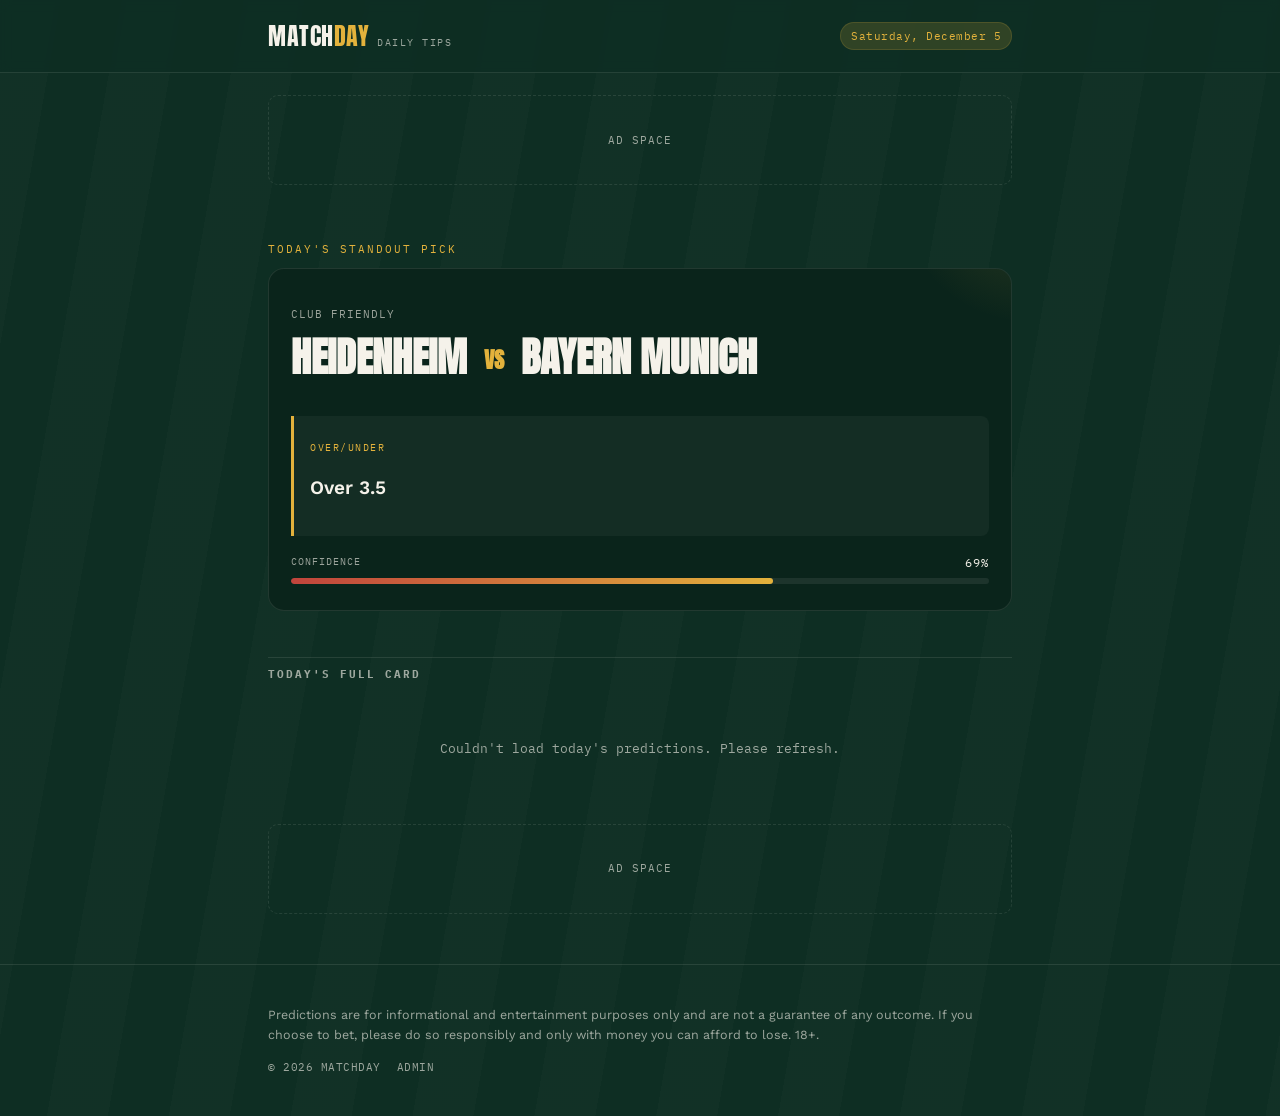
<file: index.html>
<!DOCTYPE html>
<html lang="en">
<head>
<meta charset="UTF-8">
<meta name="viewport" content="width=device-width, initial-scale=1.0">
<title>Matchday — Daily Football Predictions</title>
<meta name="description" content="Daily football predictions and match tips, updated every day.">

<!-- Open Graph -->
<meta property="og:title" content="Matchday — Daily Football Predictions">
<meta property="og:description" content="Daily football predictions and match tips, updated every day.">
<meta property="og:type" content="website">

<link rel="preconnect" href="https://fonts.googleapis.com">
<link rel="preconnect" href="https://fonts.gstatic.com" crossorigin>
<link href="https://fonts.googleapis.com/css2?family=Anton&family=Work+Sans:wght@400;500;600;700&family=IBM+Plex+Mono:wght@400;500&display=swap" rel="stylesheet">
<link rel="stylesheet" href="css/style.css">
</head>
<body>

<header class="site-header">
  <div class="wrap">
    <a href="/" class="brand">
      <span class="brand-mark">Match<span>day</span></span>
      <span class="brand-tag">Daily Tips</span>
    </a>
    <span class="today-pill" id="todayPill">—</span>
  </div>
</header>

<!-- AD: header banner -->
<div class="ad-slot" data-slot="header">
  <div class="ad-slot-inner" id="adHeader"></div>
</div>

<main class="wrap">

  <section class="hero" id="heroSection" hidden>
    <p class="hero-label">Today's Standout Pick</p>
    <div class="hero-card">
      <p class="hero-comp" id="heroComp"></p>
      <h1 class="hero-teams" id="heroTeams"></h1>
      <div class="hero-meta-row" id="heroMeta"></div>
      <div class="hero-pick">
        <p class="hero-pick-label" id="heroTipType">Prediction</p>
        <p class="hero-pick-value" id="heroPickValue"></p>
      </div>
      <div class="meter" id="heroMeter"></div>
    </div>
  </section>

  <h2 class="section-label">Today's Full Card</h2>
  <div class="card-list" id="cardList">
    <p class="empty-state">Loading today's predictions…</p>
  </div>

</main>

<!-- AD: footer banner -->
<div class="ad-slot" data-slot="footer">
  <div class="ad-slot-inner" id="adFooter"></div>
</div>

<footer class="site-footer">
  <div class="wrap">
    <p class="footer-disclaimer">
      Predictions are for informational and entertainment purposes only and are not a guarantee of any outcome.
      If you choose to bet, please do so responsibly and only with money you can afford to lose. 18+.
    </p>
    <div class="footer-links">
      <a href="#" id="footerYear"></a>
      <a href="/admin/">Admin</a>
    </div>
  </div>
</footer>

<script src="js/app.js"></script>
</body>
</html>
</file>
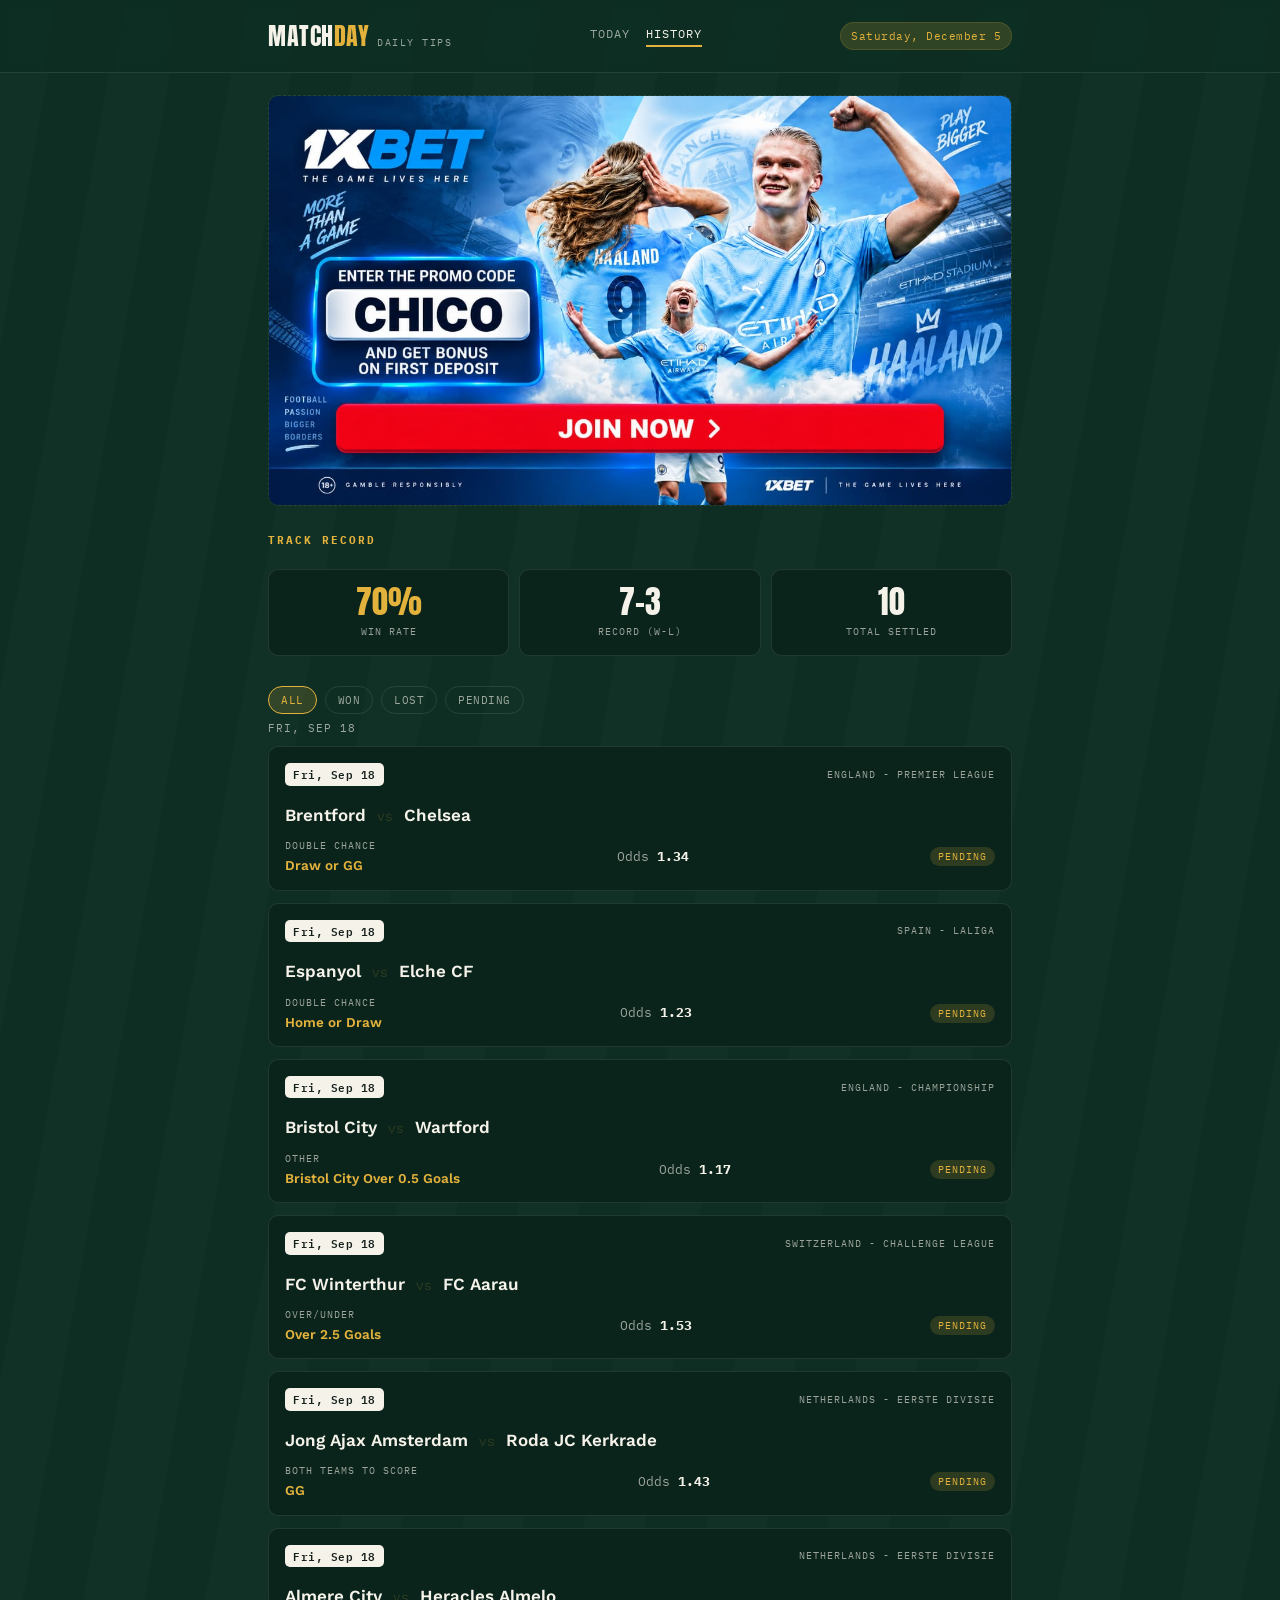
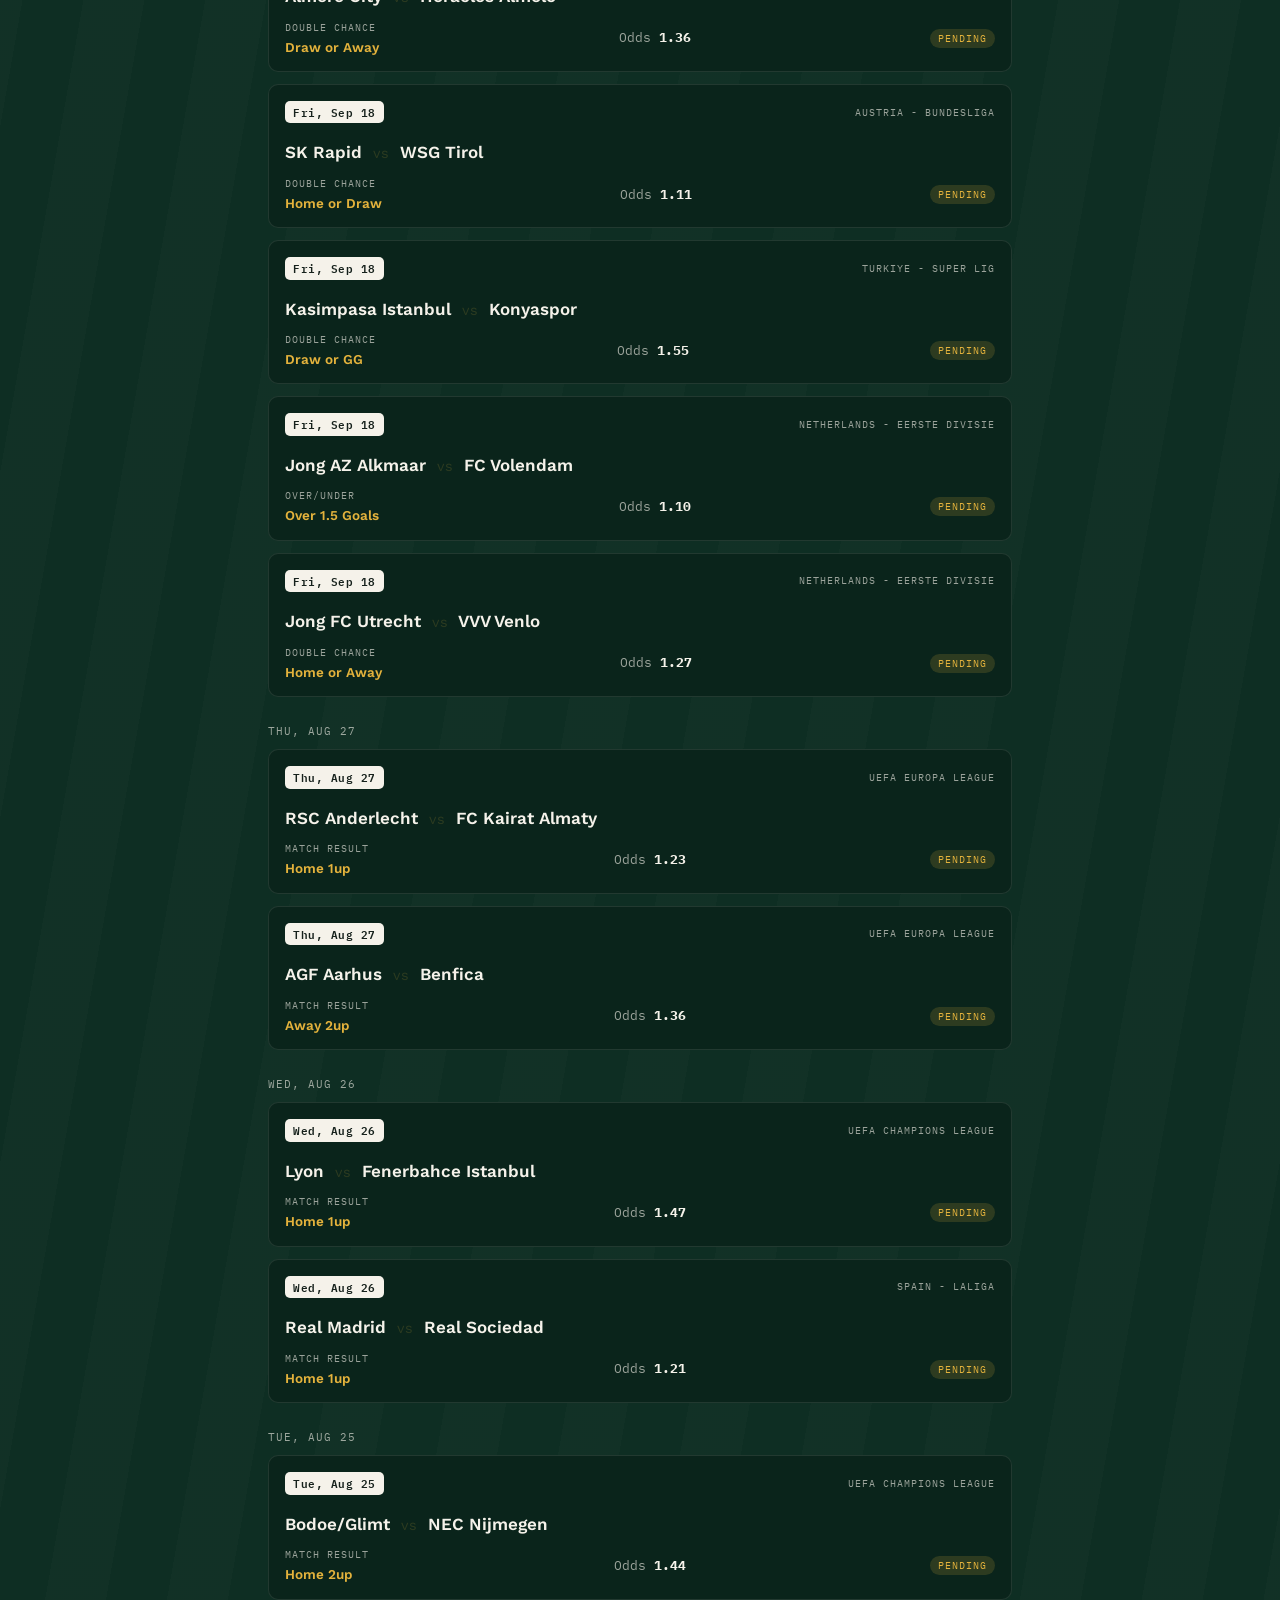
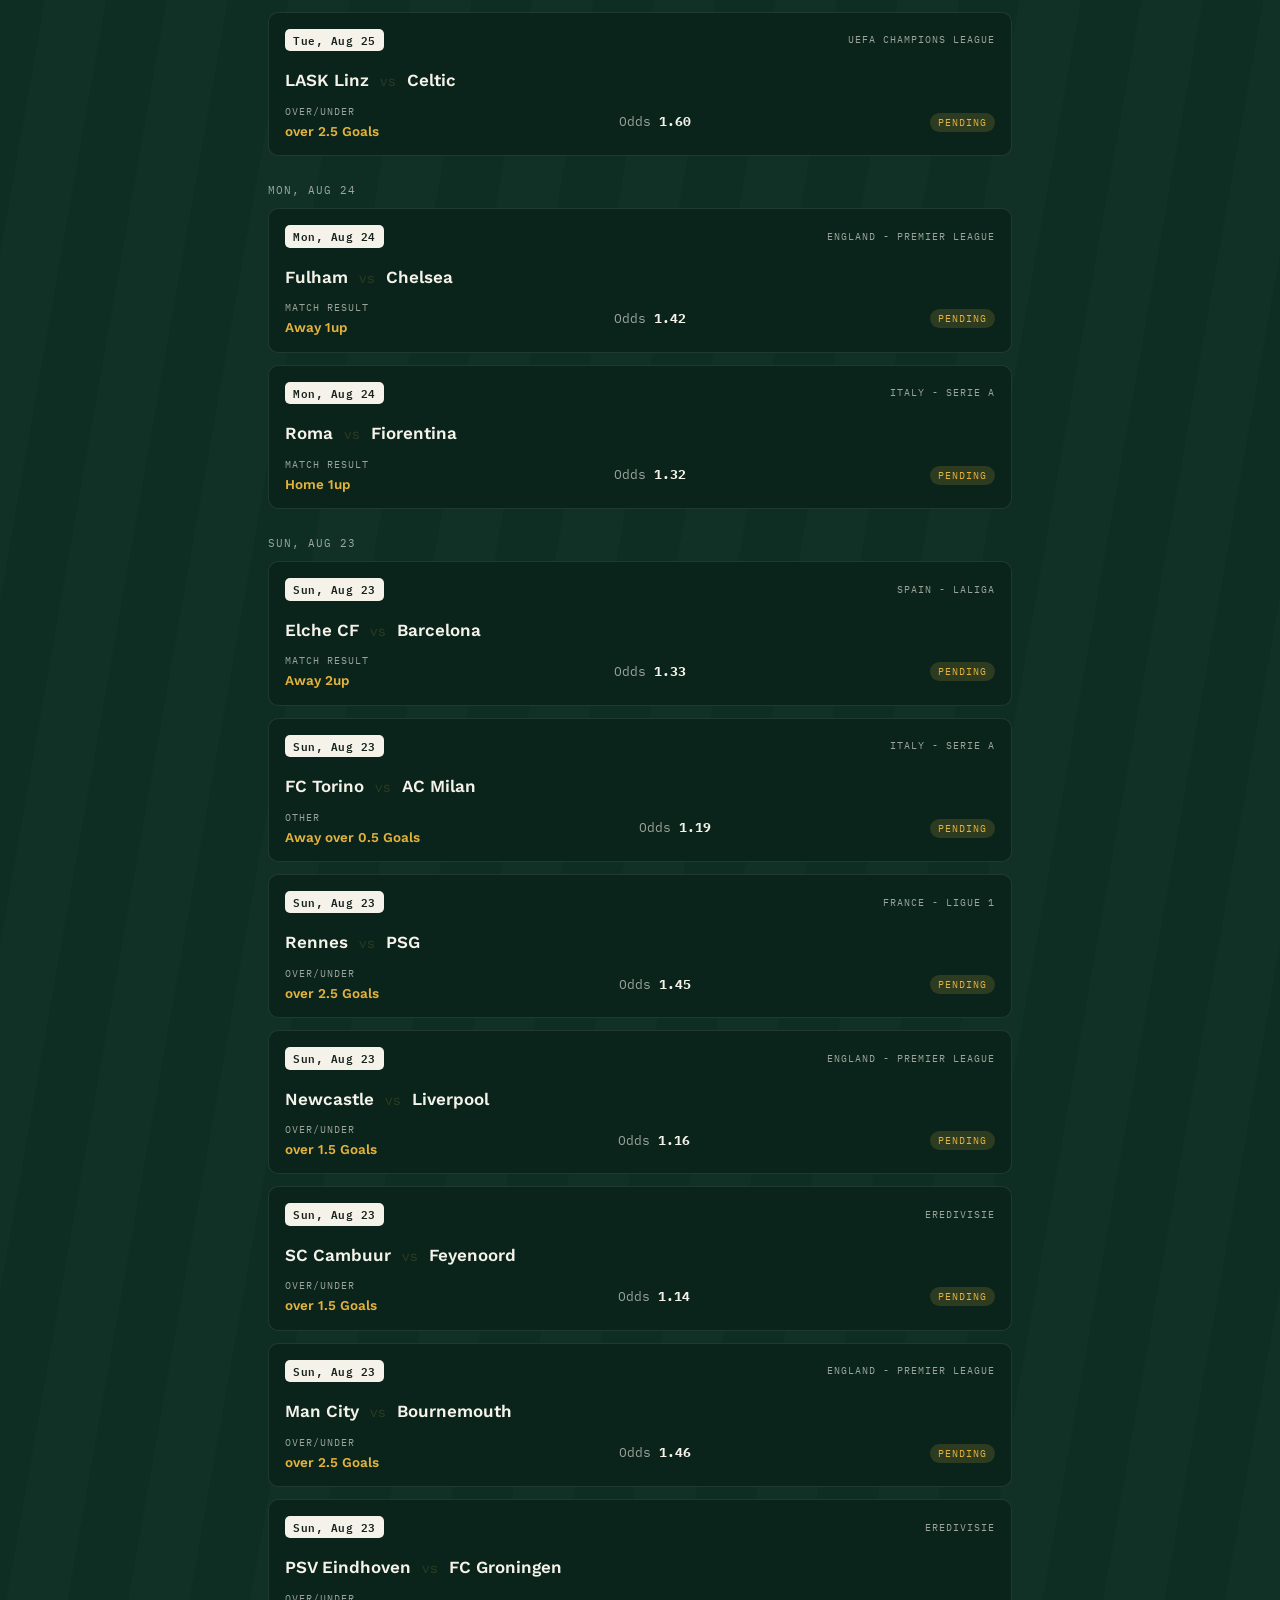
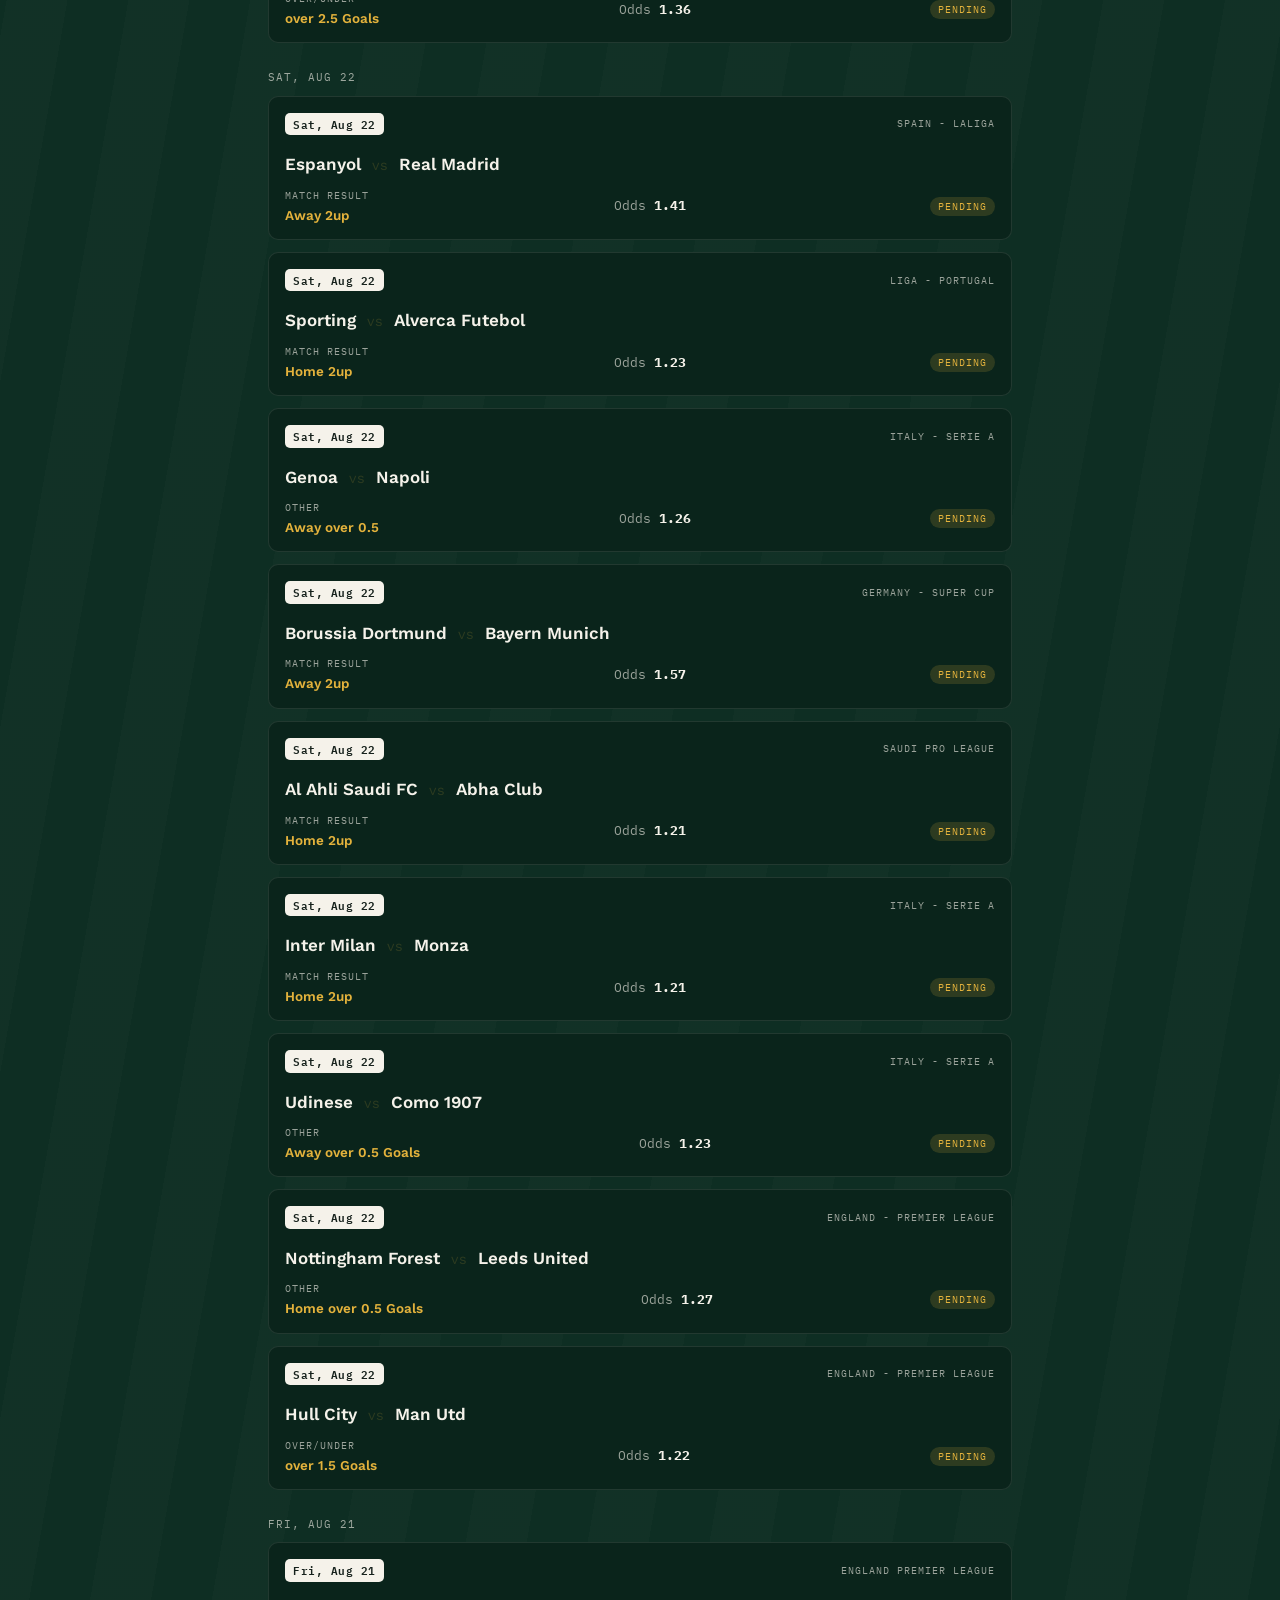
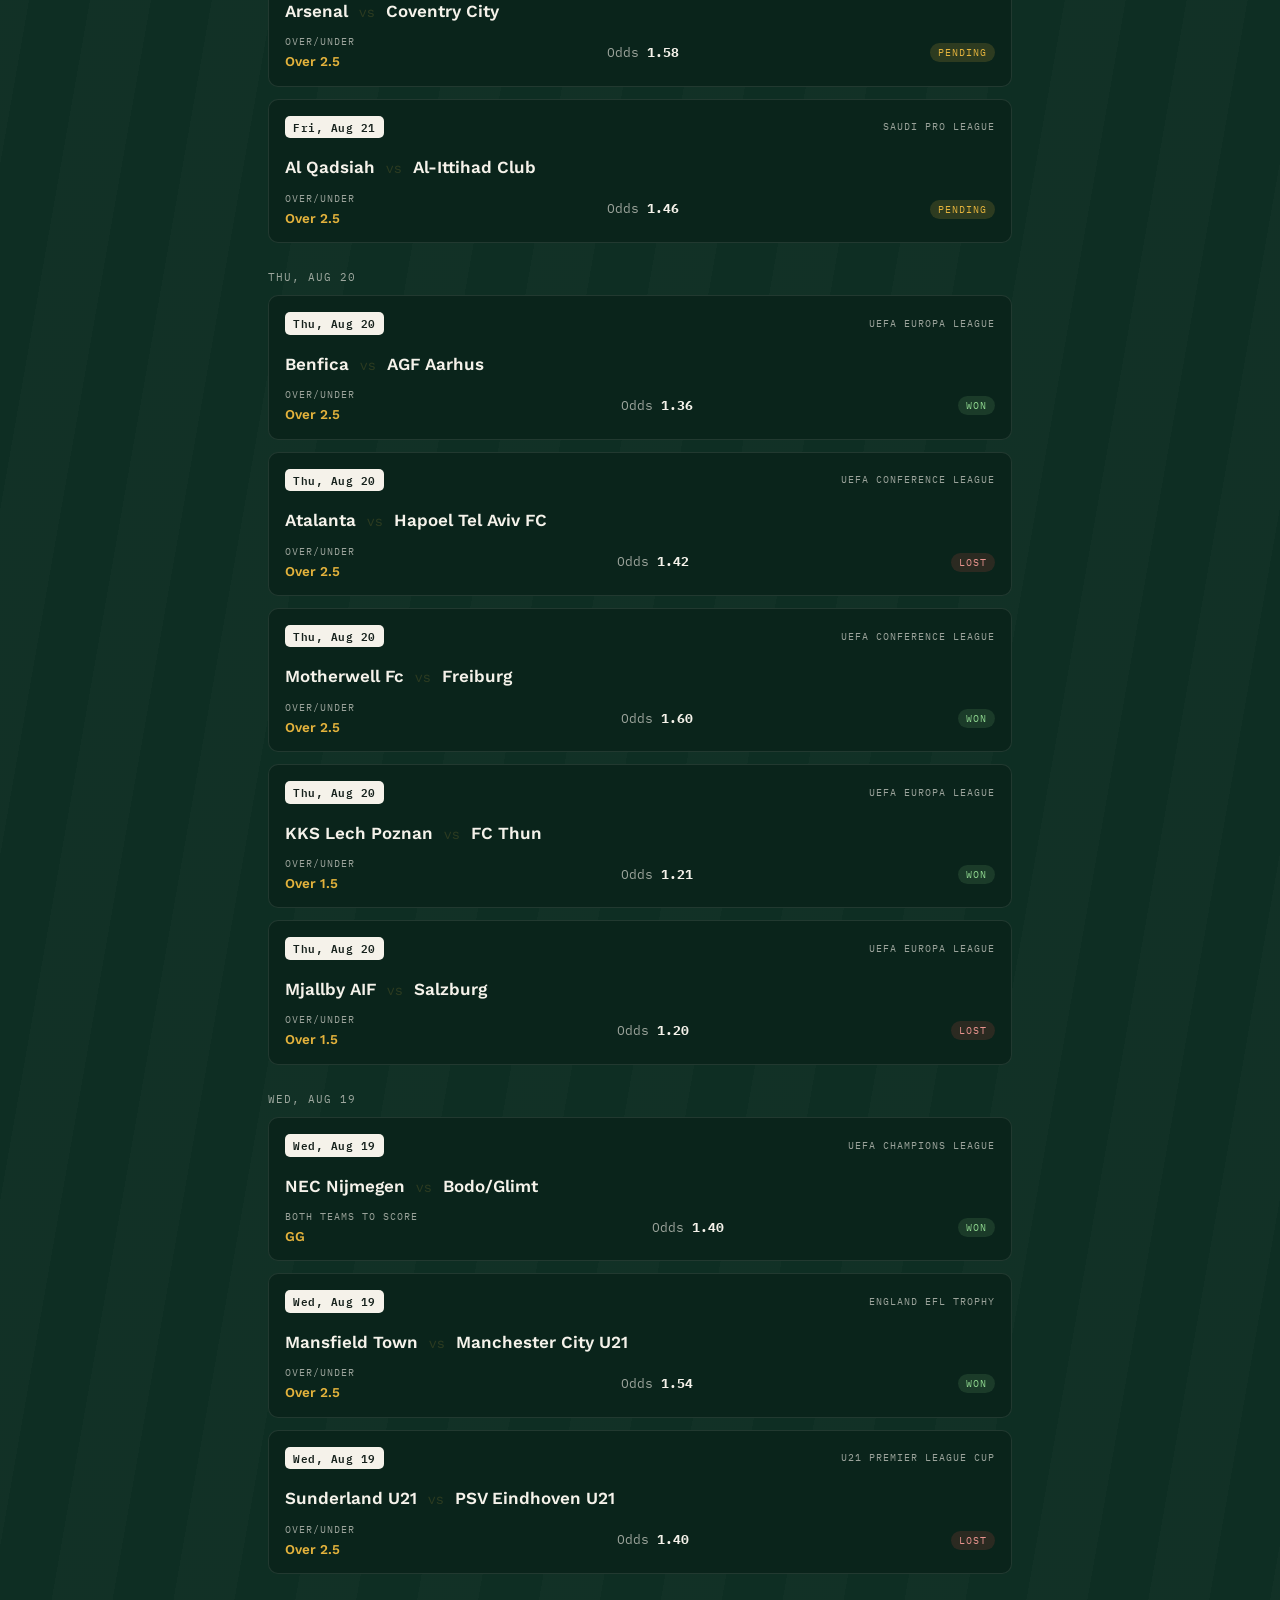
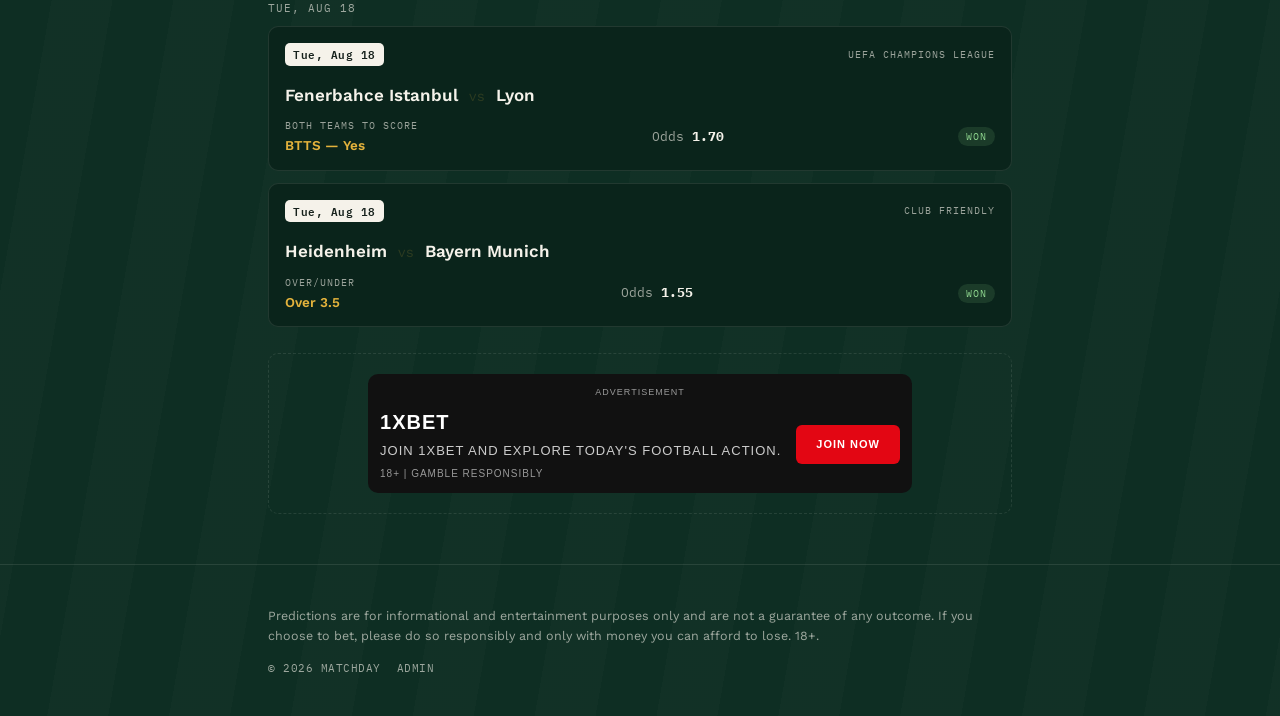
<file: history.html>
<!DOCTYPE html>
<html lang="en">
<head>
<meta charset="UTF-8">
<meta name="viewport" content="width=device-width, initial-scale=1.0">
<title>History &amp; Win Rate — Matchday</title>
<meta name="description" content="Track record of past football predictions and win rate.">

<link rel="preconnect" href="https://fonts.googleapis.com">
<link rel="preconnect" href="https://fonts.gstatic.com" crossorigin>
<link href="https://fonts.googleapis.com/css2?family=Anton&family=Work+Sans:wght@400;500;600;700&family=IBM+Plex+Mono:wght@400;500&display=swap" rel="stylesheet">
<link rel="stylesheet" href="css/style.css">
</head>
<body>

<header class="site-header">
  <div class="wrap">
    <a href="/" class="brand">
      <span class="brand-mark">Match<span>day</span></span>
      <span class="brand-tag">Daily Tips</span>
    </a>
    <nav class="site-nav">
      <a href="/">Today</a>
      <a href="/history.html" aria-current="page">History</a>
    </nav>
    <span class="today-pill" id="todayPill">—</span>
  </div>
</header>

<div class="ad-slot" data-slot="header">
  <div class="ad-slot-inner" id="adHeader"></div>
</div>

<main class="wrap">

  <h1 class="hero-label" style="margin-top:26px;">Track Record</h1>

  <div class="stat-grid" id="statGrid">
    <div class="stat-card">
      <div class="stat-value" id="statWinRate">—</div>
      <div class="stat-label">Win Rate</div>
    </div>
    <div class="stat-card">
      <div class="stat-value neutral" id="statRecord">—</div>
      <div class="stat-label">Record (W-L)</div>
    </div>
    <div class="stat-card">
      <div class="stat-value neutral" id="statTotal">—</div>
      <div class="stat-label">Total Settled</div>
    </div>
  </div>

  <div class="filter-row" id="filterRow">
    <button class="filter-btn" data-filter="all" aria-pressed="true">All</button>
    <button class="filter-btn" data-filter="won" aria-pressed="false">Won</button>
    <button class="filter-btn" data-filter="lost" aria-pressed="false">Lost</button>
    <button class="filter-btn" data-filter="pending" aria-pressed="false">Pending</button>
  </div>

  <div id="historyList">
    <p class="empty-state">Loading history…</p>
  </div>

</main>

<div class="ad-slot" data-slot="footer">
  <div class="ad-slot-inner" id="adFooter"></div>
</div>

<footer class="site-footer">
  <div class="wrap">
    <p class="footer-disclaimer">
      Predictions are for informational and entertainment purposes only and are not a guarantee of any outcome.
      If you choose to bet, please do so responsibly and only with money you can afford to lose. 18+.
    </p>
    <div class="footer-links">
      <a href="#" id="footerYear"></a>
      <a href="/admin/">Admin</a>
    </div>
  </div>
</footer>

<script src="js/history.js"></script>
</body>
</html>
</file>
<file: css/style.css>
/* ============================================
   MATCHDAY — Football Predictions
   Design tokens
   ============================================ */
:root {
  --pitch: #0e2e23;
  --pitch-dark: #0a241b;
  --pitch-line: rgba(245, 242, 234, 0.1);
  --chalk: #f5f2ea;
  --chalk-dim: rgba(245, 242, 234, 0.62);
  --gold: #e3b23c;
  --gold-dim: rgba(227, 178, 60, 0.16);
  --crimson: #c1443c;
  --ink: #16211c;

  --font-display: "Anton", "Arial Narrow", sans-serif;
  --font-body: "Work Sans", -apple-system, sans-serif;
  --font-mono: "IBM Plex Mono", "SFMono-Regular", monospace;

  --radius: 10px;
  --container: 780px;
}

* { box-sizing: border-box; }

html {
  scroll-behavior: smooth;
}

body {
  margin: 0;
  background: var(--pitch);
  color: var(--chalk);
  font-family: var(--font-body);
  line-height: 1.5;
  -webkit-font-smoothing: antialiased;
}

/* subtle pitch-stripe texture on the background */
body {
  background-image:
    repeating-linear-gradient(
      100deg,
      rgba(255, 255, 255, 0.015) 0px,
      rgba(255, 255, 255, 0.015) 60px,
      transparent 60px,
      transparent 120px
    );
}

a { color: inherit; }

img { max-width: 100%; display: block; }

.wrap {
  max-width: var(--container);
  margin: 0 auto;
  padding: 0 18px;
}

/* ---------- Header ---------- */
.site-header {
  border-bottom: 1px solid var(--pitch-line);
  padding: 18px 0;
  position: sticky;
  top: 0;
  background: rgba(14, 46, 35, 0.92);
  backdrop-filter: blur(6px);
  z-index: 50;
}

.site-header .wrap {
  display: flex;
  align-items: center;
  justify-content: space-between;
  gap: 10px 14px;
  flex-wrap: wrap;
}

.site-nav {
  display: flex;
  gap: 16px;
  font-family: var(--font-mono);
  font-size: 12px;
  text-transform: uppercase;
  letter-spacing: 1px;
  order: 3;
  width: 100%;
}

@media (min-width: 480px) {
  .site-nav { order: 0; width: auto; }
}

.site-nav a {
  text-decoration: none;
  color: var(--chalk-dim);
  padding-bottom: 2px;
  border-bottom: 2px solid transparent;
}

.site-nav a:hover,
.site-nav a[aria-current="page"] {
  color: var(--chalk);
  border-bottom-color: var(--gold);
}

.brand {
  display: flex;
  align-items: baseline;
  gap: 8px;
  text-decoration: none;
}

.brand-mark {
  font-family: var(--font-display);
  font-size: 24px;
  letter-spacing: 0.5px;
  color: var(--chalk);
  text-transform: uppercase;
}

.brand-mark span { color: var(--gold); }

.brand-tag {
  font-family: var(--font-mono);
  font-size: 10px;
  color: var(--chalk-dim);
  text-transform: uppercase;
  letter-spacing: 1.5px;
  display: none;
}

@media (min-width: 480px) {
  .brand-tag { display: inline; }
}

.today-pill {
  font-family: var(--font-mono);
  font-size: 11px;
  color: var(--gold);
  border: 1px solid var(--gold-dim);
  background: var(--gold-dim);
  padding: 5px 10px;
  border-radius: 999px;
  letter-spacing: 0.5px;
  white-space: nowrap;
}

/* ---------- Ad slots ---------- */
.ad-slot {
  max-width: var(--container);
  margin: 22px auto;
  padding: 0 18px;
}

.ad-slot-inner {
  border: 1px dashed var(--pitch-line);
  border-radius: var(--radius);
  min-height: 90px;
  display: flex;
  align-items: center;
  justify-content: center;
  font-family: var(--font-mono);
  font-size: 11px;
  color: var(--chalk-dim);
  letter-spacing: 1px;
  text-transform: uppercase;
  overflow: hidden;
}

.ad-slot-inner:empty::before {
  content: "Ad space";
}

/* ---------- Hero: standout pick ---------- */
.hero {
  padding: 34px 0 8px;
}

.hero-label {
  font-family: var(--font-mono);
  font-size: 11px;
  letter-spacing: 2px;
  text-transform: uppercase;
  color: var(--gold);
  margin: 0 0 10px;
}

.hero-card {
  background: var(--pitch-dark);
  border: 1px solid var(--pitch-line);
  border-radius: 16px;
  padding: 26px 22px;
  position: relative;
  overflow: hidden;
}

.hero-card::before {
  content: "";
  position: absolute;
  top: -60%;
  right: -20%;
  width: 260px;
  height: 260px;
  background: radial-gradient(circle, var(--gold-dim) 0%, transparent 70%);
  pointer-events: none;
}

.hero-comp {
  font-family: var(--font-mono);
  font-size: 11px;
  color: var(--chalk-dim);
  text-transform: uppercase;
  letter-spacing: 1px;
  margin-bottom: 14px;
}

.hero-teams {
  font-family: var(--font-display);
  font-size: clamp(28px, 7vw, 40px);
  line-height: 1.05;
  text-transform: uppercase;
  margin: 0 0 18px;
}

.hero-teams .vs {
  color: var(--gold);
  font-size: 0.55em;
  margin: 0 8px;
  vertical-align: middle;
}

.hero-meta-row {
  display: flex;
  flex-wrap: wrap;
  gap: 10px 22px;
  margin-bottom: 20px;
  font-family: var(--font-mono);
  font-size: 12px;
  color: var(--chalk-dim);
}

.hero-meta-row strong {
  color: var(--chalk);
  font-weight: 500;
}

.hero-pick {
  background: rgba(245, 242, 234, 0.04);
  border-left: 3px solid var(--gold);
  padding: 14px 16px;
  border-radius: 0 8px 8px 0;
  margin-bottom: 18px;
}

.hero-pick-label {
  font-family: var(--font-mono);
  font-size: 10px;
  color: var(--gold);
  text-transform: uppercase;
  letter-spacing: 1.5px;
  margin-bottom: 4px;
}

.hero-pick-value {
  font-size: 19px;
  font-weight: 600;
}

/* ---------- Confidence meter (signature element) ---------- */
.meter {
  margin-top: 6px;
}

.meter-labels {
  display: flex;
  justify-content: space-between;
  font-family: var(--font-mono);
  font-size: 10px;
  color: var(--chalk-dim);
  text-transform: uppercase;
  letter-spacing: 1px;
  margin-bottom: 6px;
}

.meter-labels .meter-value {
  color: var(--chalk);
  font-size: 12px;
}

.meter-track {
  height: 6px;
  background: rgba(245, 242, 234, 0.08);
  border-radius: 999px;
  overflow: hidden;
}

.meter-fill {
  height: 100%;
  border-radius: 999px;
  background: linear-gradient(90deg, var(--crimson), var(--gold));
}

/* ---------- Full card list ---------- */
.section-label {
  font-family: var(--font-mono);
  font-size: 11px;
  letter-spacing: 2px;
  text-transform: uppercase;
  color: var(--chalk-dim);
  margin: 38px 0 14px;
  padding-top: 8px;
  border-top: 1px solid var(--pitch-line);
}

.card-list {
  display: flex;
  flex-direction: column;
  gap: 12px;
}

.match-card {
  background: var(--pitch-dark);
  border: 1px solid var(--pitch-line);
  border-radius: var(--radius);
  padding: 16px 16px 14px;
}

.match-card-top {
  display: flex;
  align-items: center;
  justify-content: space-between;
  gap: 10px;
  margin-bottom: 10px;
}

.ko-badge {
  font-family: var(--font-mono);
  font-size: 11px;
  color: var(--ink);
  background: var(--chalk);
  padding: 3px 8px;
  border-radius: 5px;
  font-weight: 600;
  letter-spacing: 0.5px;
}

.match-comp {
  font-family: var(--font-mono);
  font-size: 10px;
  color: var(--chalk-dim);
  text-transform: uppercase;
  letter-spacing: 1px;
}

.match-teams {
  font-size: 17px;
  font-weight: 600;
  margin-bottom: 10px;
}

.match-teams .vs {
  color: var(--gold-dim);
  font-weight: 400;
  margin: 0 6px;
  font-size: 0.85em;
}

.match-bottom {
  display: flex;
  align-items: center;
  justify-content: space-between;
  gap: 14px;
  flex-wrap: wrap;
}

.match-pick {
  font-size: 13.5px;
}

.match-pick .tip-type {
  color: var(--chalk-dim);
  font-family: var(--font-mono);
  font-size: 10px;
  text-transform: uppercase;
  letter-spacing: 1px;
  display: block;
  margin-bottom: 2px;
}

.match-pick .tip-value {
  color: var(--gold);
  font-weight: 600;
}

.match-odds {
  font-family: var(--font-mono);
  font-size: 13px;
  color: var(--chalk-dim);
  white-space: nowrap;
}

.match-odds strong {
  color: var(--chalk);
}

.match-card .meter { margin-top: 12px; }

/* ---------- Bookmaker CTAs ---------- */
.bookie-row {
  display: flex;
  flex-wrap: wrap;
  gap: 8px;
  margin-top: 16px;
}

.bookie-btn {
  font-family: var(--font-mono);
  font-size: 11.5px;
  text-transform: uppercase;
  letter-spacing: 0.5px;
  text-decoration: none;
  color: var(--ink);
  background: var(--gold);
  padding: 7px 12px;
  border-radius: 6px;
  font-weight: 600;
  transition: transform 0.15s ease, opacity 0.15s ease;
}

.bookie-btn:hover { opacity: 0.88; }
.bookie-btn:active { transform: scale(0.97); }

.match-card .bookie-row { margin-top: 12px; }
.match-card .bookie-btn {
  background: transparent;
  border: 1px solid var(--gold-dim);
  color: var(--gold);
  padding: 6px 10px;
}

.bookie-disclaimer {
  font-family: var(--font-mono);
  font-size: 10px;
  color: var(--chalk-dim);
  margin-top: 4px;
}

/* ---------- History page ---------- */
.stat-grid {
  display: grid;
  grid-template-columns: repeat(3, 1fr);
  gap: 10px;
  margin: 20px 0 30px;
}

.stat-card {
  background: var(--pitch-dark);
  border: 1px solid var(--pitch-line);
  border-radius: var(--radius);
  padding: 16px 12px;
  text-align: center;
}

.stat-value {
  font-family: var(--font-display);
  font-size: clamp(24px, 6vw, 32px);
  color: var(--gold);
  line-height: 1;
}

.stat-value.neutral { color: var(--chalk); }

.stat-label {
  font-family: var(--font-mono);
  font-size: 10px;
  text-transform: uppercase;
  letter-spacing: 1px;
  color: var(--chalk-dim);
  margin-top: 6px;
}

.day-group {
  margin-bottom: 26px;
}

.day-heading {
  font-family: var(--font-mono);
  font-size: 11px;
  color: var(--chalk-dim);
  text-transform: uppercase;
  letter-spacing: 1px;
  margin: 0 0 10px;
}

.filter-row {
  display: flex;
  gap: 8px;
  margin-bottom: 6px;
  flex-wrap: wrap;
}

.filter-btn {
  font-family: var(--font-mono);
  font-size: 11px;
  text-transform: uppercase;
  letter-spacing: 0.5px;
  background: transparent;
  border: 1px solid var(--pitch-line);
  color: var(--chalk-dim);
  padding: 6px 12px;
  border-radius: 999px;
  cursor: pointer;
}

.filter-btn[aria-pressed="true"] {
  border-color: var(--gold);
  color: var(--gold);
  background: var(--gold-dim);
}

.status-tag {
  font-family: var(--font-mono);
  font-size: 10px;
  text-transform: uppercase;
  letter-spacing: 1px;
  padding: 2px 8px;
  border-radius: 999px;
}

.status-won { background: rgba(120, 190, 120, 0.15); color: #8fd68f; }
.status-lost { background: rgba(193, 68, 60, 0.18); color: #e8938d; }
.status-pending { background: var(--gold-dim); color: var(--gold); }

.empty-state {
  font-family: var(--font-mono);
  font-size: 13px;
  color: var(--chalk-dim);
  padding: 30px 0;
  text-align: center;
}

/* ---------- Footer ---------- */
.site-footer {
  border-top: 1px solid var(--pitch-line);
  margin-top: 50px;
  padding: 28px 0 40px;
}

.footer-disclaimer {
  font-size: 12.5px;
  color: var(--chalk-dim);
  line-height: 1.6;
  margin-bottom: 14px;
}

.footer-links {
  display: flex;
  gap: 16px;
  flex-wrap: wrap;
  font-family: var(--font-mono);
  font-size: 11px;
  text-transform: uppercase;
  letter-spacing: 0.5px;
}

.footer-links a { text-decoration: none; color: var(--chalk-dim); }
.footer-links a:hover { color: var(--gold); }

/* ---------- Motion & accessibility ---------- */
@media (prefers-reduced-motion: no-preference) {
  .match-card, .hero-card {
    animation: rise 0.4s ease both;
  }
}

@keyframes rise {
  from { opacity: 0; transform: translateY(6px); }
  to { opacity: 1; transform: translateY(0); }
}

a:focus-visible,
button:focus-visible,
input:focus-visible,
select:focus-visible,
textarea:focus-visible {
  outline: 2px solid var(--gold);
  outline-offset: 2px;
}

@media (prefers-reduced-motion: reduce) {
  html { scroll-behavior: auto; }
  .match-card, .hero-card { animation: none; }
}
</file>
